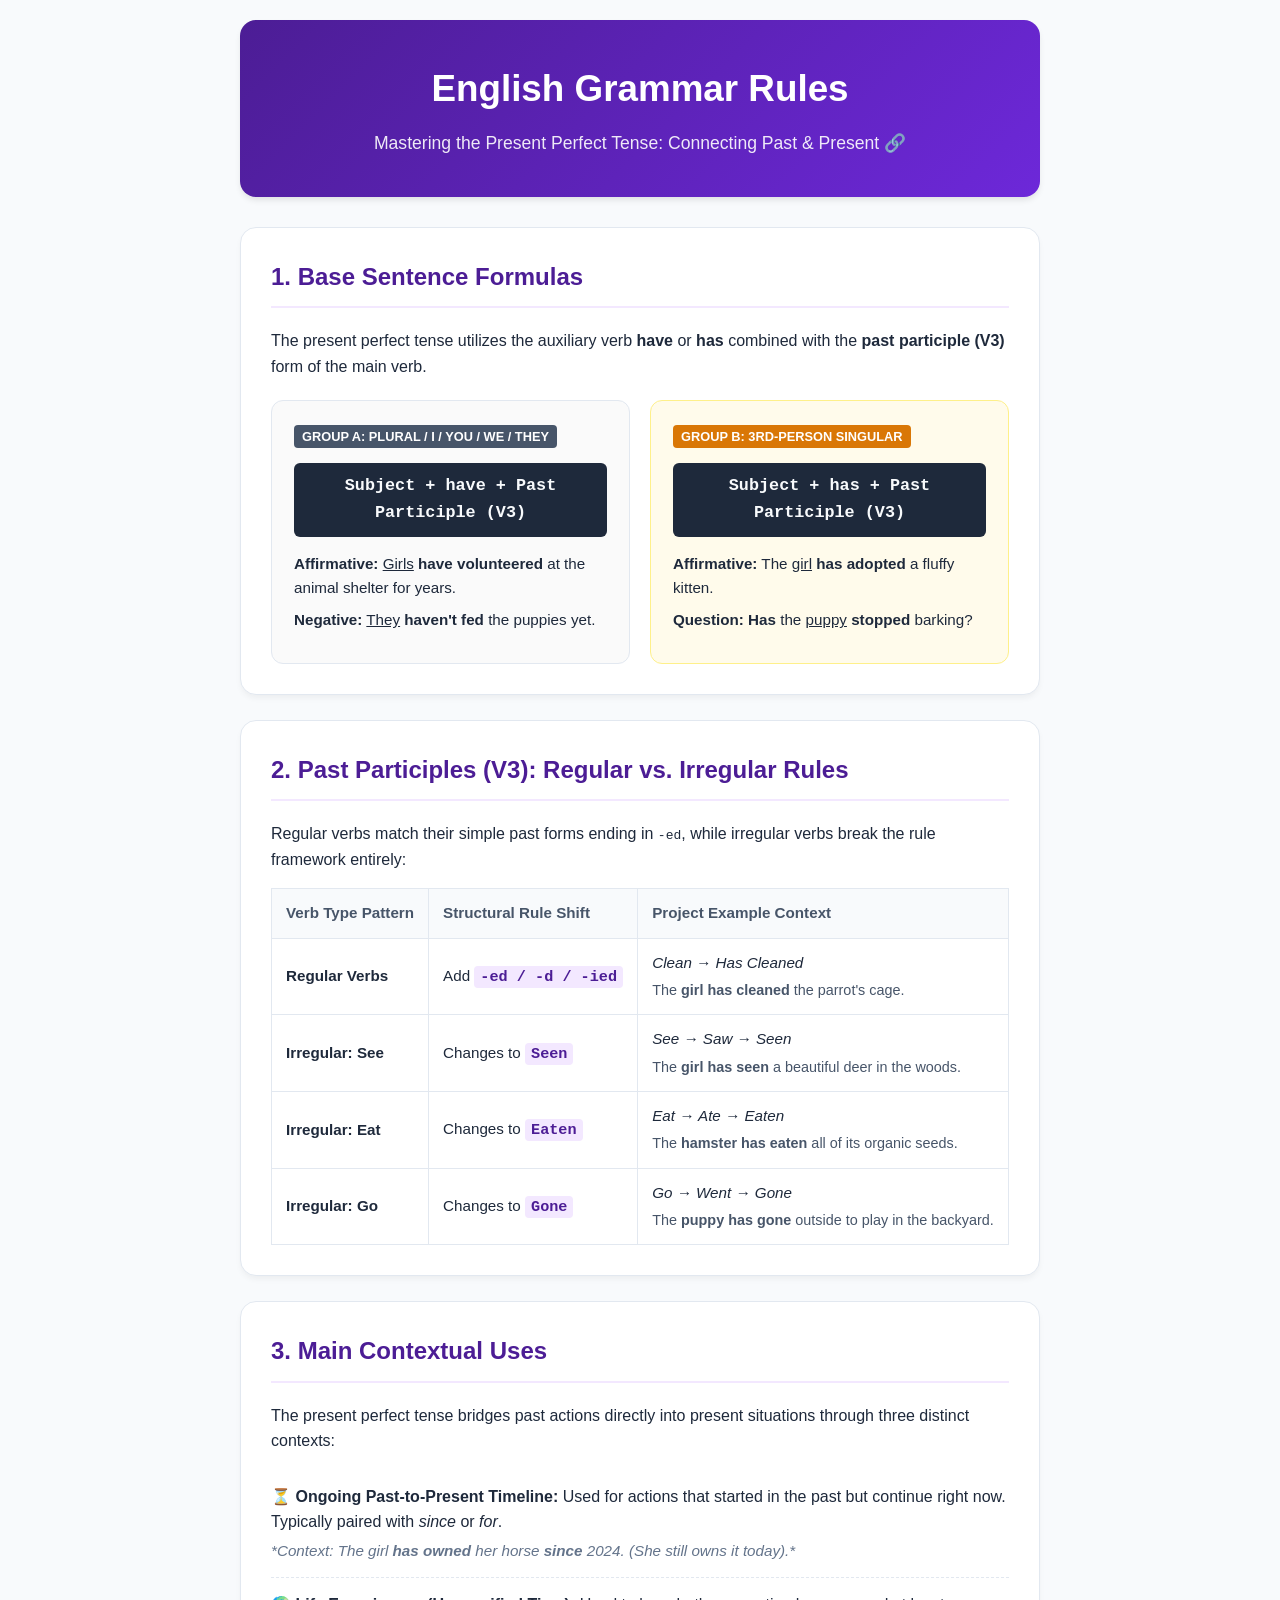
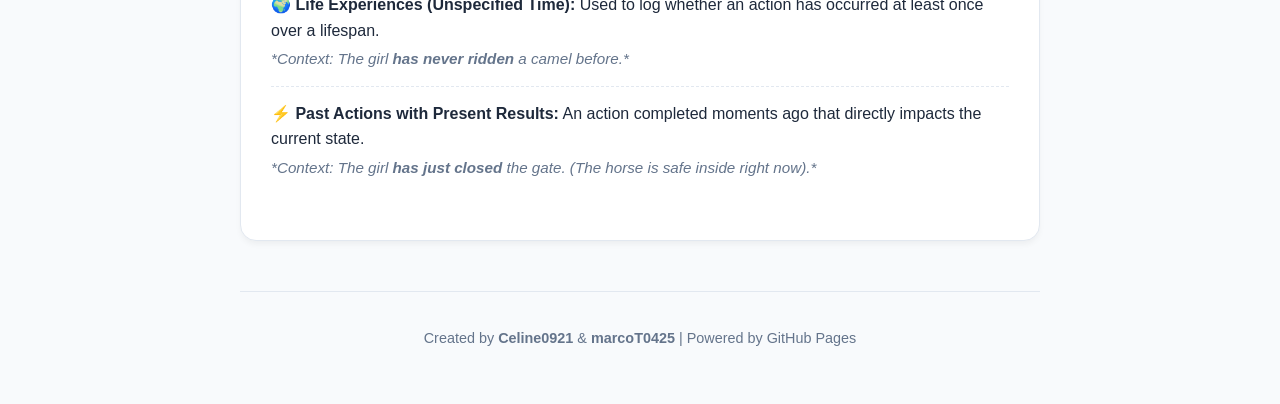
<file: Present perfect tense/index.html>
<!DOCTYPE html>
<html lang="en">
<head>
    <meta charset="UTF-8">
    <meta name="viewport" content="width=device-width, initial-scale=1.0">
    <title>English Grammar Guide: Present Perfect Tense</title>
    <link rel="stylesheet" href="style.css">
</head>
<body class="theme-grammar-page">

<div class="container">

    <header class="theme-purple">
        <h1>English Grammar Rules</h1>
        <p class="subtitle">Mastering the Present Perfect Tense: Connecting Past & Present 🔗</p>
    </header>

    <div class="card">
        <h2>1. Base Sentence Formulas</h2>
        <p>The present perfect tense utilizes the auxiliary verb <strong>have</strong> or <strong>has</strong> combined with the <strong>past participle (V3)</strong> form of the main verb.</p>
        
        <div class="split-layout">
            <div class="split-column formula-container">
                <span class="formula-badge badge-plural">Group A: Plural / I / You / We / They</span>
                <div class="syntax-box">Subject + have + Past Participle (V3)</div>
                <p class="example-text"><strong>Affirmative:</strong> <u>Girls</u> <strong>have volunteered</strong> at the animal shelter for years.</p>
                <p class="example-text"><strong>Negative:</strong> <u>They</u> <strong>haven't fed</strong> the puppies yet.</p>
            </div>
            
            <div class="split-column formula-container highlighted-column">
                <span class="formula-badge badge-singular">Group B: 3rd-Person Singular</span>
                <div class="syntax-box">Subject + has + Past Participle (V3)</div>
                <p class="example-text"><strong>Affirmative:</strong> The <u>girl</u> <strong>has adopted</strong> a fluffy kitten.</p>
                <p class="example-text"><strong>Question:</strong> <strong>Has</strong> the <u>puppy</u> <strong>stopped</strong> barking?</p>
            </div>
        </div>
    </div>

    <div class="card">
        <h2>2. Past Participles (V3): Regular vs. Irregular Rules</h2>
        <p>Regular verbs match their simple past forms ending in <code>-ed</code>, while irregular verbs break the rule framework entirely:</p>
        
        <table>
            <thead>
                <tr>
                    <th>Verb Type Pattern</th>
                    <th>Structural Rule Shift</th>
                    <th>Project Example Context</th>
                </tr>
            </thead>
            <tbody>
                <tr>
                    <td><strong>Regular Verbs</strong></td>
                    <td>Add <span class="syntax-suffix">-ed / -d / -ied</span></td>
                    <td><em>Clean &rarr; Has Cleaned</em><br><span class="table-example">The <strong>girl has cleaned</strong> the parrot's cage.</span></td>
                </tr>
                <tr>
                    <td><strong>Irregular: See</strong></td>
                    <td>Changes to <span class="syntax-suffix">Seen</span></td>
                    <td><em>See &rarr; Saw &rarr; Seen</em><br><span class="table-example">The <strong>girl has seen</strong> a beautiful deer in the woods.</span></td>
                </tr>
                <tr>
                    <td><strong>Irregular: Eat</strong></td>
                    <td>Changes to <span class="syntax-suffix">Eaten</span></td>
                    <td><em>Eat &rarr; Ate &rarr; Eaten</em><br><span class="table-example">The <strong>hamster has eaten</strong> all of its organic seeds.</span></td>
                </tr>
                <tr>
                    <td><strong>Irregular: Go</strong></td>
                    <td>Changes to <span class="syntax-suffix">Gone</span></td>
                    <td><em>Go &rarr; Went &rarr; Gone</em><br><span class="table-example">The <strong>puppy has gone</strong> outside to play in the backyard.</span></td>
                </tr>
            </tbody>
        </table>
    </div>

    <div class="card">
        <h2>3. Main Contextual Uses</h2>
        <p>The present perfect tense bridges past actions directly into present situations through three distinct contexts:</p>
        
        <ul class="usage-block-list">
            <li>
                <strong>⏳ Ongoing Past-to-Present Timeline:</strong> 
                Used for actions that started in the past but continue right now. Typically paired with <em>since</em> or <em>for</em>.
                <p class="context-example"><em>*Context: The girl <strong>has owned</strong> her horse <strong>since</strong> 2024. (She still owns it today).*</em></p>
            </li>
            <li>
                <strong>🌍 Life Experiences (Unspecified Time):</strong> 
                Used to log whether an action has occurred at least once over a lifespan.
                <p class="context-example"><em>*Context: The girl <strong>has never ridden</strong> a camel before.*</em></p>
            </li>
            <li>
                <strong>⚡ Past Actions with Present Results:</strong> 
                An action completed moments ago that directly impacts the current state.
                <p class="context-example"><em>*Context: The girl <strong>has just closed</strong> the gate. (The horse is safe inside right now).*</em></p>
            </li>
        </ul>
    </div>

    <footer>
        <p>Created by <strong>Celine0921</strong> & <strong>marcoT0425</strong> | Powered by GitHub Pages</p>
    </footer>

</div>

</body>
</html>
</file>
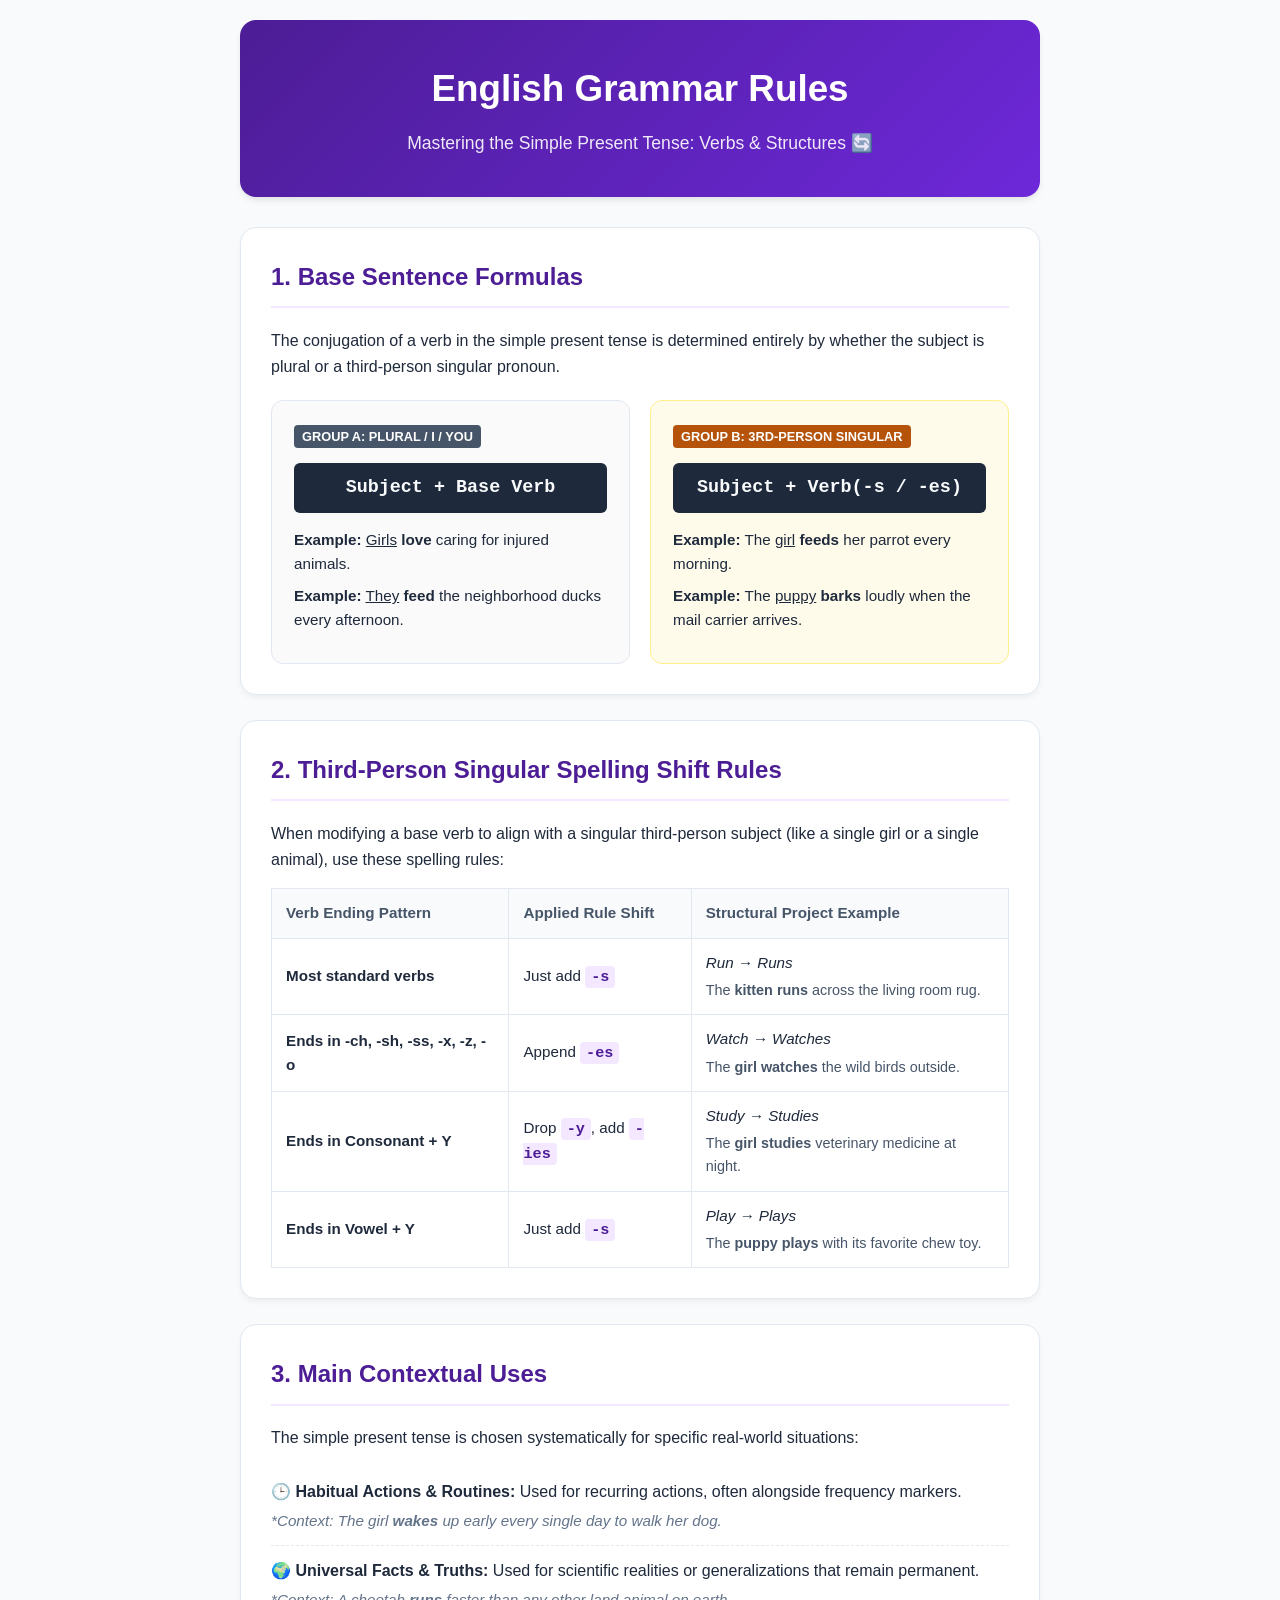
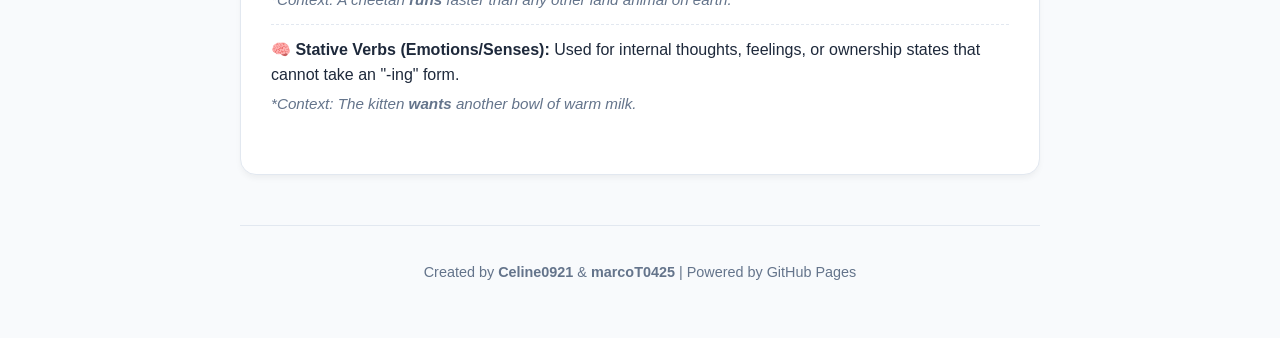
<file: Simple present tense/index.html>
<!DOCTYPE html>
<html lang="en">
<head>
    <meta charset="UTF-8">
    <meta name="viewport" content="width=device-width, initial-scale=1.0">
    <title>English Grammar Guide: Simple Present Tense</title>
    <link rel="stylesheet" href="style.css">
</head>
<body class="theme-grammar-page">

<div class="container">

    <header class="theme-purple">
        <h1>English Grammar Rules</h1>
        <p class="subtitle">Mastering the Simple Present Tense: Verbs & Structures 🔄</p>
    </header>

    <div class="card">
        <h2>1. Base Sentence Formulas</h2>
        <p>The conjugation of a verb in the simple present tense is determined entirely by whether the subject is plural or a third-person singular pronoun.</p>
        
        <div class="split-layout">
            <div class="split-column formula-container">
                <span class="formula-badge badge-plural">Group A: Plural / I / You</span>
                <div class="syntax-box">Subject + Base Verb</div>
                <p class="example-text"><strong>Example:</strong> <u>Girls</u> <strong>love</strong> caring for injured animals.</p>
                <p class="example-text"><strong>Example:</strong> <u>They</u> <strong>feed</strong> the neighborhood ducks every afternoon.</p>
            </div>
            
            <div class="split-column formula-container highlighted-column">
                <span class="formula-badge badge-singular">Group B: 3rd-Person Singular</span>
                <div class="syntax-box">Subject + Verb(-s / -es)</div>
                <p class="example-text"><strong>Example:</strong> The <u>girl</u> <strong>feeds</strong> her parrot every morning.</p>
                <p class="example-text"><strong>Example:</strong> The <u>puppy</u> <strong>barks</strong> loudly when the mail carrier arrives.</p>
            </div>
        </div>
    </div>

    <div class="card">
        <h2>2. Third-Person Singular Spelling Shift Rules</h2>
        <p>When modifying a base verb to align with a singular third-person subject (like a single girl or a single animal), use these spelling rules:</p>
        
        <table>
            <thead>
                <tr>
                    <th>Verb Ending Pattern</th>
                    <th>Applied Rule Shift</th>
                    <th>Structural Project Example</th>
                </tr>
            </thead>
            <tbody>
                <tr>
                    <td><strong>Most standard verbs</strong></td>
                    <td>Just add <span class="syntax-suffix">-s</span></td>
                    <td><em>Run &rarr; Runs</em><br><span class="table-example">The <strong>kitten runs</strong> across the living room rug.</span></td>
                </tr>
                <tr>
                    <td><strong>Ends in -ch, -sh, -ss, -x, -z, -o</strong></td>
                    <td>Append <span class="syntax-suffix">-es</span></td>
                    <td><em>Watch &rarr; Watches</em><br><span class="table-example">The <strong>girl watches</strong> the wild birds outside.</span></td>
                </tr>
                <tr>
                    <td><strong>Ends in Consonant + Y</strong></td>
                    <td>Drop <span class="syntax-suffix">-y</span>, add <span class="syntax-suffix">-ies</span></td>
                    <td><em>Study &rarr; Studies</em><br><span class="table-example">The <strong>girl studies</strong> veterinary medicine at night.</span></td>
                </tr>
                <tr>
                    <td><strong>Ends in Vowel + Y</strong></td>
                    <td>Just add <span class="syntax-suffix">-s</span></td>
                    <td><em>Play &rarr; Plays</em><br><span class="table-example">The <strong>puppy plays</strong> with its favorite chew toy.</span></td>
                </tr>
            </tbody>
        </table>
    </div>

    <div class="card">
        <h2>3. Main Contextual Uses</h2>
        <p>The simple present tense is chosen systematically for specific real-world situations:</p>
        
        <ul class="usage-block-list">
            <li>
                <strong>🕒 Habitual Actions & Routines:</strong> 
                Used for recurring actions, often alongside frequency markers.
                <p class="context-example"><em>*Context: The girl <strong>wakes</strong> up early every single day to walk her dog.</em></p>
            </li>
            <li>
                <strong>🌍 Universal Facts & Truths:</strong> 
                Used for scientific realities or generalizations that remain permanent.
                <p class="context-example"><em>*Context: A cheetah <strong>runs</strong> faster than any other land animal on earth.</em></p>
            </li>
            <li>
                <strong>🧠 Stative Verbs (Emotions/Senses):</strong> 
                Used for internal thoughts, feelings, or ownership states that cannot take an "-ing" form.
                <p class="context-example"><em>*Context: The kitten <strong>wants</strong> another bowl of warm milk.</em></p>
            </li>
        </ul>
    </div>

    <footer>
        <p>Created by <strong>Celine0921</strong> & <strong>marcoT0425</strong> | Powered by GitHub Pages</p>
    </footer>

</div>

</body>
</html>
</file>
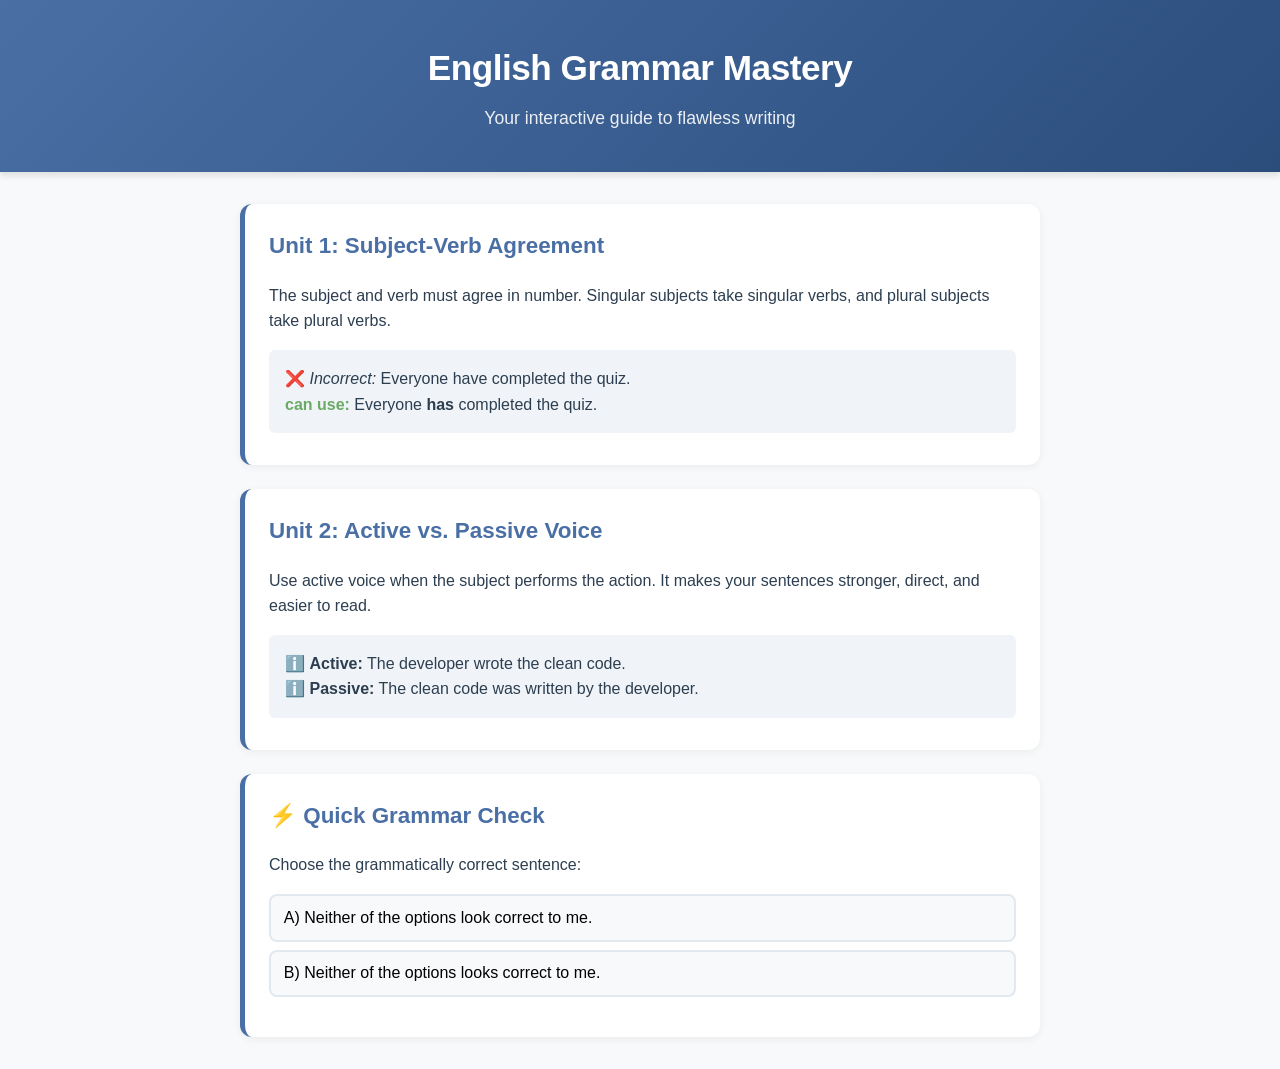
<file: Subject-verb agreement, active and passive voice.html>
<!DOCTYPE html>
<html lang="en">
<head>
    <meta charset="UTF-8">
    <meta name="viewport" content="width=device-width, initial-scale=1.0">
    <title>Celine's English Grammar Hub</title>
    <style>
        /* Modern styling designed to look great on iPads and mobile screens */
        :root {
            --primary: #4a6fa5;
            --secondary: #13c2c2;
            --dark: #2c3e50;
            --light: #f8f9fa;
            --success: #6aaa64;
        }

        body {
            font-family: -apple-system, BlinkMacSystemFont, "Segoe UI", Roboto, Helvetica, Arial, sans-serif;
            line-height: 1.6;
            margin: 0;
            padding: 0;
            background-color: var(--light);
            color: var(--dark);
        }

        header {
            background: linear-gradient(135deg, var(--primary), #2a4d7c);
            color: white;
            text-align: center;
            padding: 2.5rem 1rem;
            box-shadow: 0 4px 6px rgba(0,0,0,0.1);
        }

        header h1 {
            margin: 0;
            font-size: 2.2rem;
            letter-spacing: -0.5px;
        }

        header p {
            margin: 0.5rem 0 0;
            opacity: 0.9;
            font-size: 1.1rem;
        }

        main {
            max-width: 800px;
            margin: 2rem auto;
            padding: 0 1.5rem;
        }

        .card {
            background: white;
            border-radius: 12px;
            padding: 1.5rem;
            margin-bottom: 1.5rem;
            box-shadow: 0 2px 8px rgba(0,0,0,0.06);
            border-left: 5px solid var(--primary);
        }

        .card h2 {
            margin-top: 0;
            color: var(--primary);
            font-size: 1.4rem;
        }

        .example-box {
            background-color: #f0f4f8;
            border-radius: 6px;
            padding: 1rem;
            margin: 0.5rem 0;
        }

        .correct {
            color: var(--success);
            font-weight: bold;
        }

        .quiz-option {
            display: block;
            width: 100%;
            padding: 0.8rem;
            margin: 0.5rem 0;
            background: var(--light);
            border: 2px solid #e2e8f0;
            border-radius: 8px;
            text-align: left;
            font-size: 1rem;
            cursor: pointer;
            transition: all 0.2s;
        }

        .quiz-option:hover {
            border-color: var(--primary);
            background: #eef2f7;
        }

        #feedback {
            margin-top: 1rem;
            font-weight: bold;
            font-size: 1.1rem;
        }
    </style>
</head>
<body>

    <header>
        <h1>English Grammar Mastery</h1>
        <p>Your interactive guide to flawless writing</p>
    </header>

    <main>
        <!-- Lesson Unit 1 -->
        <div class="card">
            <h2>Unit 1: Subject-Verb Agreement</h2>
            <p>The subject and verb must agree in number. Singular subjects take singular verbs, and plural subjects take plural verbs.</p>
            <div class="example-box">
                ❌ <em>Incorrect:</em> Everyone have completed the quiz.<br>
                <span class="correct"> can use:</span> Everyone <strong>has</strong> completed the quiz.
            </div>
        </div>

        <!-- Lesson Unit 2 -->
        <div class="card">
            <h2>Unit 2: Active vs. Passive Voice</h2>
            <p>Use active voice when the subject performs the action. It makes your sentences stronger, direct, and easier to read.</p>
            <div class="example-box">
                ℹ️ <strong>Active:</strong> The developer wrote the clean code.<br>
                ℹ️ <strong>Passive:</strong> The clean code was written by the developer.
            </div>
        </div>

        <!-- Interactive Practice Challenge -->
        <div class="card">
            <h2>⚡ Quick Grammar Check</h2>
            <p>Choose the grammatically correct sentence:</p>
            
            <button class="quiz-option" onclick="checkAnswer(false)">A) Neither of the options look correct to me.</button>
            <button class="quiz-option" onclick="checkAnswer(true)">B) Neither of the options looks correct to me.</button>
            
            <div id="feedback"></div>
        </div>
    </main>

    <script>
        // Simple interactive script for the quiz
        function checkAnswer(isCorrect) {
            const feedback = document.getElementById('feedback');
            if (isCorrect) {
                feedback.innerHTML = "🎉 Excellent! 'Neither' is singular, so it takes the singular verb 'looks'.";
                feedback.style.color = "#6aaa64";
            } else {
                feedback.innerHTML = "❌ Try again! Hint: Focus on the pronoun 'Neither'.";
                feedback.style.color = "#e74c3c";
            }
        }
    </script>

</body>
</html>
</file>
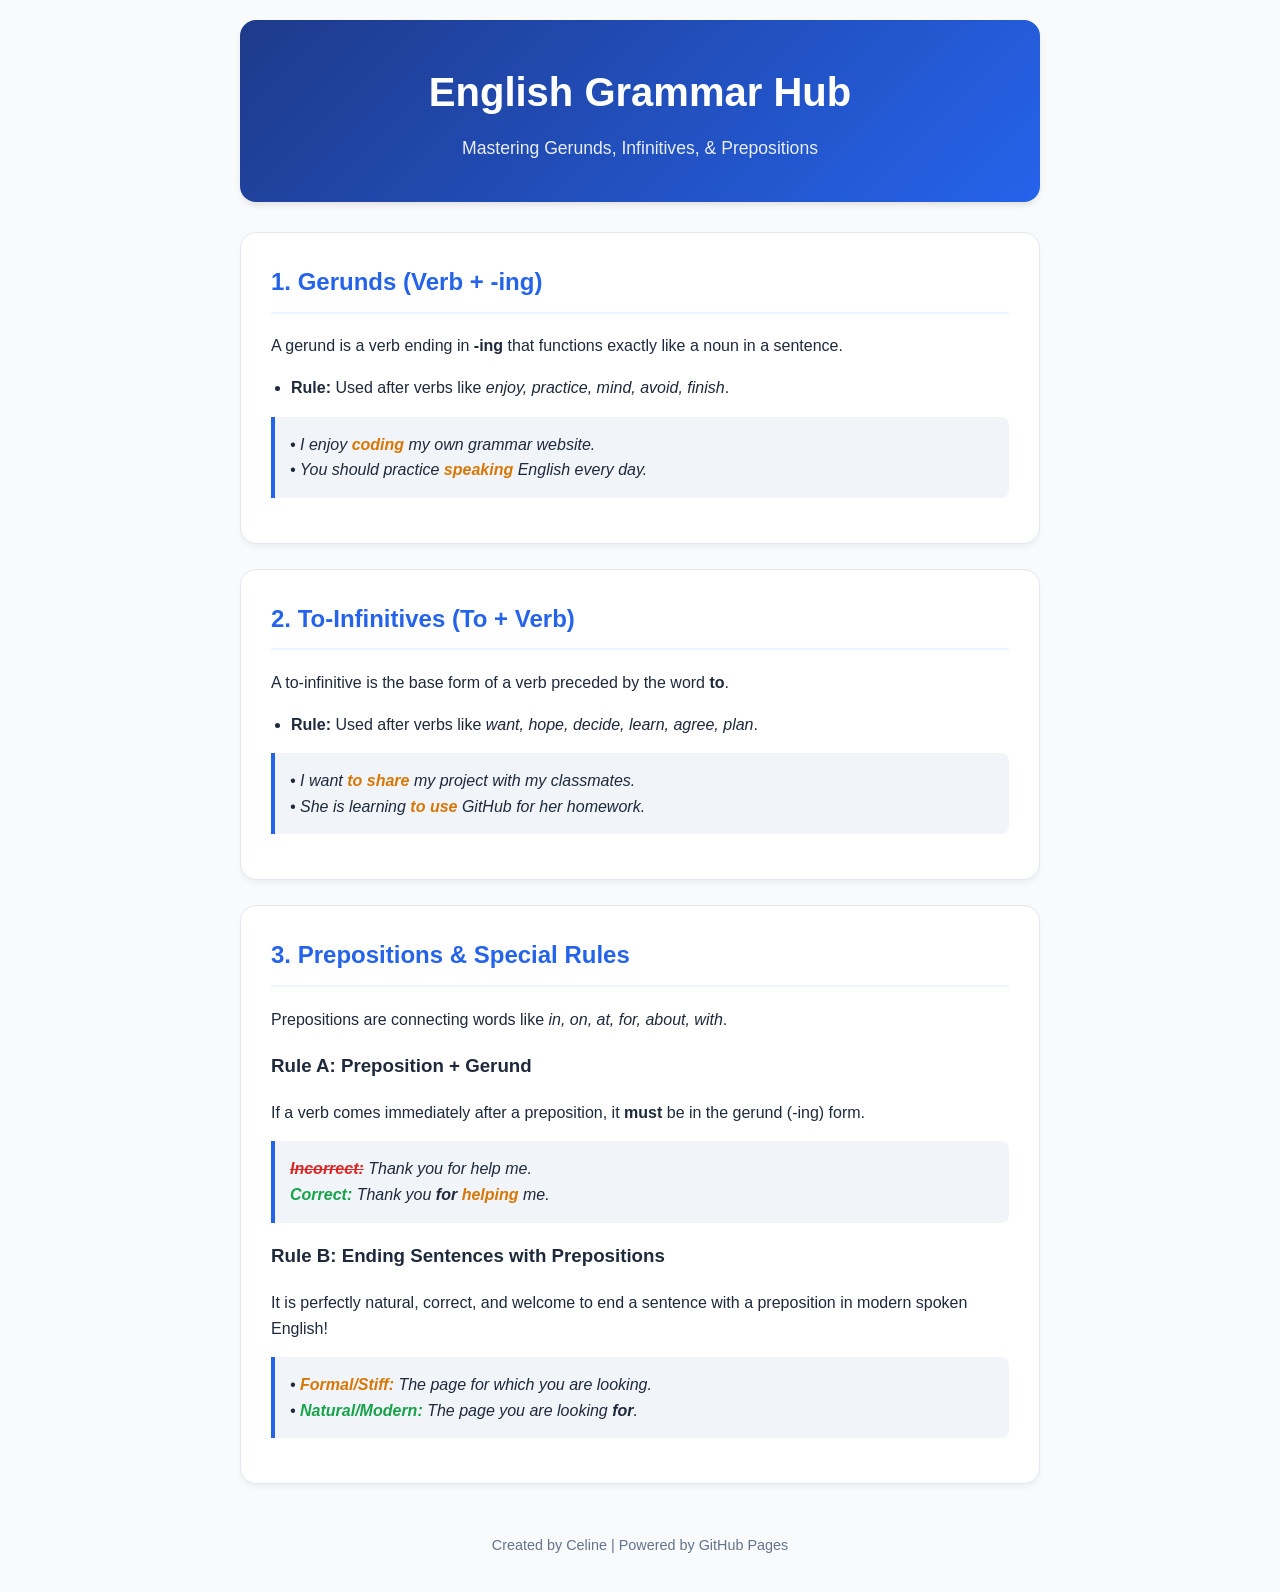
<file: Gerunds, to-infinitives and prepositions/Gerunds, to-infinitives and prepositions.html>
<!DOCTYPE html>
<html lang="en">
<head>
    <meta charset="UTF-8">
    <meta name="viewport" content="width=device-width, initial-scale=1.0">
    <title>English Grammar Hub</title>
    <style>
        :root {
            --primary: #2563eb;
            --bg: #f8fafc;
            --card-bg: #ffffff;
            --text: #1e293b;
            --accent: #0f172a;
        }

        body {
            font-family: "Campton", -apple-system, BlinkMacSystemFont, "Segoe UI", Roboto, sans-serif;
            background-color: var(--bg);
            color: var(--text);
            line-height: 1.6;
            margin: 0;
            padding: 20px;
        }

        .container {
            max-width: 800px;
            margin: 0 auto;
        }

        header {
            text-align: center;
            padding: 40px 0;
            background: linear-gradient(135deg, #1e3a8a, #2563eb);
            color: white;
            border-radius: 16px;
            margin-bottom: 30px;
            box-shadow: 0 4px 6px -1px rgba(0, 0, 0, 0.1);
        }

        h1 { margin: 0; font-size: 2.5rem; }
        p.subtitle { margin: 10px 0 0 0; opacity: 0.9; font-size: 1.1rem; }

        .card {
            background: var(--card-bg);
            padding: 30px;
            border-radius: 16px;
            margin-bottom: 25px;
            box-shadow: 0 4px 6px -1px rgba(0, 0, 0, 0.05);
            border: 1px solid #e2e8f0;
        }

        h2 {
            color: var(--primary);
            margin-top: 0;
            border-bottom: 2px solid #eff6ff;
            padding-bottom: 10px;
        }

        ul { padding-left: 20px; }
        li { margin-bottom: 10px; }

        .example-box {
            background-color: #f1f5f9;
            border-left: 4px solid var(--primary);
            padding: 15px;
            border-radius: 0 8px 8px 0;
            margin: 15px 0;
            font-style: italic;
        }

        .highlight {
            color: #d97706;
            font-weight: bold;
        }

        .correct { color: #16a34a; font-weight: bold; }
        .incorrect { color: #dc2626; font-weight: bold; text-decoration: line-through; }

        footer {
            text-align: center;
            margin-top: 50px;
            color: #64748b;
            font-size: 0.9rem;
        }
    </style>
</head>
<body>

<div class="container">

    <header>
        <h1>English Grammar Hub</h1>
        <p class="subtitle">Mastering Gerunds, Infinitives, & Prepositions</p>
    </header>

    <!-- SECTION 1: GERUNDS -->
    <div class="card">
        <h2>1. Gerunds (Verb + -ing)</h2>
        <p>A gerund is a verb ending in <strong>-ing</strong> that functions exactly like a noun in a sentence.</p>
        <ul>
            <li><strong>Rule:</strong> Used after verbs like <em>enjoy, practice, mind, avoid, finish</em>.</li>
        </ul>
        <div class="example-box">
            • I enjoy <span class="highlight">coding</span> my own grammar website.<br>
            • You should practice <span class="highlight">speaking</span> English every day.
        </div>
    </div>

    <!-- SECTION 2: INFINITIVES -->
    <div class="card">
        <h2>2. To-Infinitives (To + Verb)</h2>
        <p>A to-infinitive is the base form of a verb preceded by the word <strong>to</strong>.</p>
        <ul>
            <li><strong>Rule:</strong> Used after verbs like <em>want, hope, decide, learn, agree, plan</em>.</li>
        </ul>
        <div class="example-box">
            • I want <span class="highlight">to share</span> my project with my classmates.<br>
            • She is learning <span class="highlight">to use</span> GitHub for her homework.
        </div>
    </div>

    <!-- SECTION 3: PREPOSITIONS -->
    <div class="card">
        <h2>3. Prepositions & Special Rules</h2>
        <p>Prepositions are connecting words like <em>in, on, at, for, about, with</em>.</p>
        
        <h3>Rule A: Preposition + Gerund</h3>
        <p>If a verb comes immediately after a preposition, it <strong>must</strong> be in the gerund (-ing) form.</p>
        <div class="example-box">
            <span class="incorrect">Incorrect:</span> Thank you for help me.<br>
            <span class="correct">Correct:</span> Thank you <strong>for</strong> <span class="highlight">helping</span> me.
        </div>

        <h3>Rule B: Ending Sentences with Prepositions</h3>
        <p>It is perfectly natural, correct, and welcome to end a sentence with a preposition in modern spoken English!</p>
        <div class="example-box">
            • <span class="highlight">Formal/Stiff:</span> The page for which you are looking.<br>
            • <span class="correct">Natural/Modern:</span> The page you are looking <strong>for</strong>.
        </div>
    </div>

    <footer>
        <p>Created by Celine | Powered by GitHub Pages</p>
    </footer>

</div>

</body>
</html>
</file>
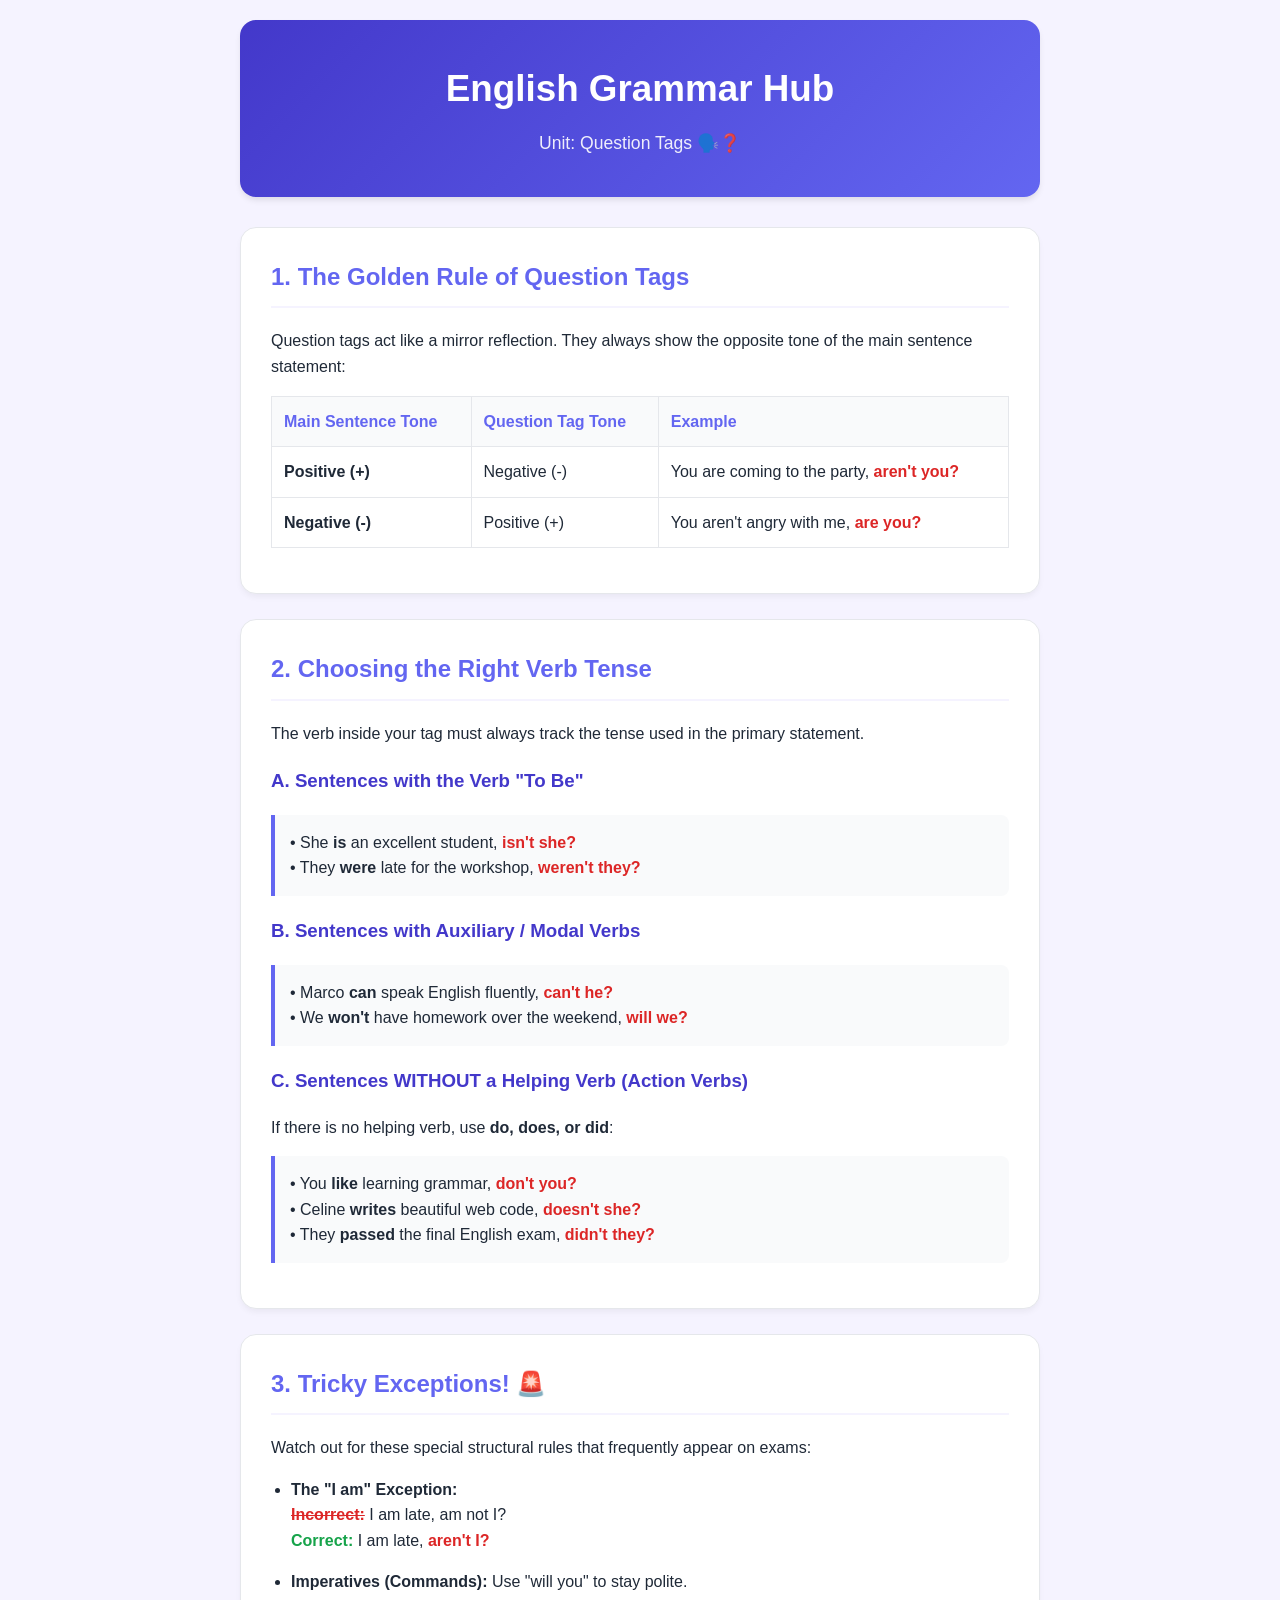
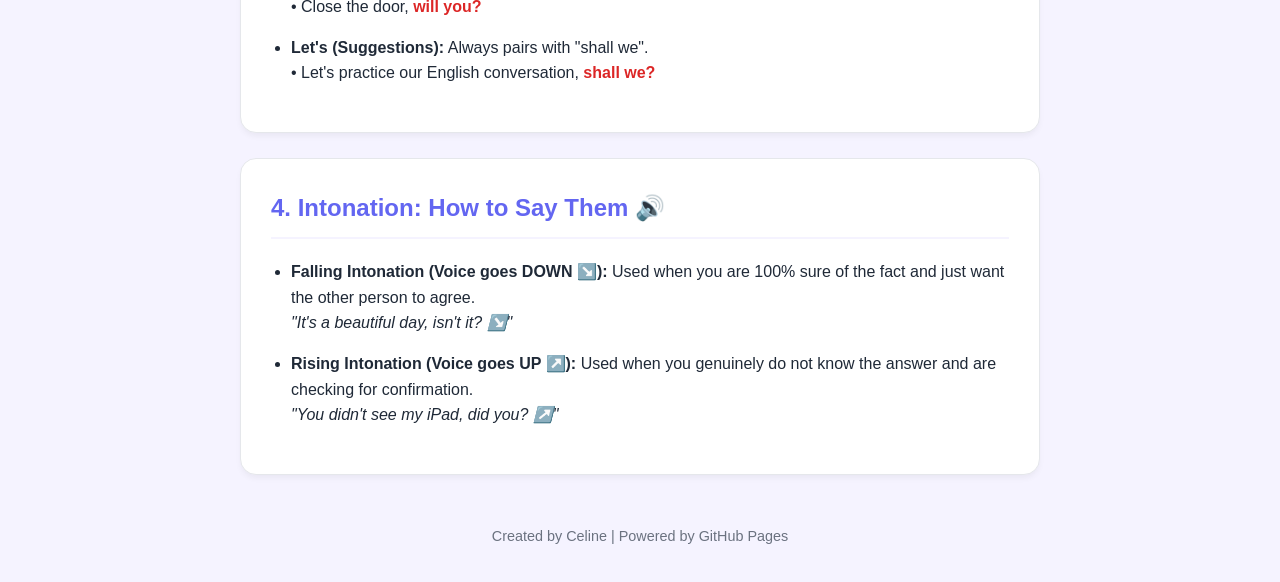
<file: Question tags/Question tags.html>
<!DOCTYPE html>
<html lang="en">
<head>
    <meta charset="UTF-8">
    <meta name="viewport" content="width=device-width, initial-scale=1.0">
    <title>Grammar Hub: Question Tags</title>
    <style>
        :root {
            --primary: #6366f1; /* A sleek indigo purple for this unit */
            --bg: #f5f3ff;
            --card-bg: #ffffff;
            --text: #1f2937;
        }

        body {
            font-family: -apple-system, BlinkMacSystemFont, "Segoe UI", Roboto, sans-serif;
            background-color: var(--bg);
            color: var(--text);
            line-height: 1.6;
            margin: 0;
            padding: 20px;
        }

        .container {
            max-width: 800px;
            margin: 0 auto;
        }

        header {
            text-align: center;
            padding: 40px 0;
            background: linear-gradient(135deg, #4338ca, #6366f1);
            color: white;
            border-radius: 16px;
            margin-bottom: 30px;
            box-shadow: 0 4px 6px -1px rgba(0, 0, 0, 0.1);
        }

        h1 { margin: 0; font-size: 2.3rem; }
        p.subtitle { margin: 10px 0 0 0; opacity: 0.9; font-size: 1.1rem; }

        .card {
            background: var(--card-bg);
            padding: 30px;
            border-radius: 16px;
            margin-bottom: 25px;
            box-shadow: 0 4px 6px -1px rgba(0, 0, 0, 0.05);
            border: 1px solid #e5e7eb;
        }

        h2 {
            color: var(--primary);
            margin-top: 0;
            border-bottom: 2px solid #f5f3ff;
            padding-bottom: 10px;
        }

        h3 {
            color: #4338ca;
            margin-top: 20px;
        }

        /* Table Styling */
        table {
            width: 100%;
            border-collapse: collapse;
            margin: 15px 0;
        }

        th, td {
            border: 1px solid #e5e7eb;
            padding: 12px;
            text-align: left;
        }

        th {
            background-color: #f9fafb;
            color: var(--primary);
        }

        ul { padding-left: 20px; }
        li { margin-bottom: 10px; }

        .example-box {
            background-color: #f9fafb;
            border-left: 4px solid var(--primary);
            padding: 15px;
            border-radius: 0 8px 8px 0;
            margin: 15px 0;
        }

        .highlight {
            color: #dc2626;
            font-weight: bold;
        }

        .correct { color: #16a34a; font-weight: bold; }
        .incorrect { color: #dc2626; font-weight: bold; text-decoration: line-through; }

        footer {
            text-align: center;
            margin-top: 50px;
            color: #6b7280;
            font-size: 0.9rem;
        }
    </style>
</head>
<body>

<div class="container">

    <header>
        <h1>English Grammar Hub</h1>
        <p class="subtitle">Unit: Question Tags 🗣️❓</p>
    </header>

    <!-- SECTION 1: THE GOLDEN RULE -->
    <div class="card">
        <h2>1. The Golden Rule of Question Tags</h2>
        <p>Question tags act like a mirror reflection. They always show the opposite tone of the main sentence statement:</p>
        
        <table>
            <thead>
                <tr>
                    <th>Main Sentence Tone</th>
                    <th>Question Tag Tone</th>
                    <th>Example</th>
                </tr>
            </thead>
            <tbody>
                <tr>
                    <td><strong>Positive (+)</strong></td>
                    <td>Negative (-)</td>
                    <td>You are coming to the party, <span class="highlight">aren't you?</span></td>
                </tr>
                <tr>
                    <td><strong>Negative (-)</strong></td>
                    <td>Positive (+)</td>
                    <td>You aren't angry with me, <span class="highlight">are you?</span></td>
                </tr>
            </tbody>
        </table>
    </div>

    <!-- SECTION 2: VERB TENSES -->
    <div class="card">
        <h2>2. Choosing the Right Verb Tense</h2>
        <p>The verb inside your tag must always track the tense used in the primary statement.</p>
        
        <h3>A. Sentences with the Verb "To Be"</h3>
        <div class="example-box">
            • She <strong>is</strong> an excellent student, <span class="highlight">isn't she?</span><br>
            • They <strong>were</strong> late for the workshop, <span class="highlight">weren't they?</span>
        </div>

        <h3>B. Sentences with Auxiliary / Modal Verbs</h3>
        <div class="example-box">
            • Marco <strong>can</strong> speak English fluently, <span class="highlight">can't he?</span><br>
            • We <strong>won't</strong> have homework over the weekend, <span class="highlight">will we?</span>
        </div>

        <h3>C. Sentences WITHOUT a Helping Verb (Action Verbs)</h3>
        <p>If there is no helping verb, use <strong>do, does, or did</strong>:</p>
        <div class="example-box">
            • You <strong>like</strong> learning grammar, <span class="highlight">don't you?</span><br>
            • Celine <strong>writes</strong> beautiful web code, <span class="highlight">doesn't she?</span><br>
            • They <strong>passed</strong> the final English exam, <span class="highlight">didn't they?</span>
        </div>
    </div>

    <!-- SECTION 3: TRICKY EXCEPTIONS -->
    <div class="card">
        <h2>3. Tricky Exceptions! 🚨</h2>
        <p>Watch out for these special structural rules that frequently appear on exams:</p>
        
        <ul>
            <li><strong>The "I am" Exception:</strong> 
                <br><span class="incorrect">Incorrect:</span> I am late, am not I? 
                <br><span class="correct">Correct:</span> I am late, <span class="highlight">aren't I?</span>
            </li>
            <li style="margin-top: 15px;"><strong>Imperatives (Commands):</strong> Use "will you" to stay polite.
                <br>• Close the door, <span class="highlight">will you?</span>
            </li>
            <li style="margin-top: 15px;"><strong>Let's (Suggestions):</strong> Always pairs with "shall we".
                <br>• Let's practice our English conversation, <span class="highlight">shall we?</span>
            </li>
        </ul>
    </div>

    <!-- SECTION 4: INTONATION -->
    <div class="card">
        <h2>4. Intonation: How to Say Them 🔊</h2>
        <ul>
            <li><strong>Falling Intonation (Voice goes DOWN ↘️):</strong> Used when you are 100% sure of the fact and just want the other person to agree.
                <br><em>"It's a beautiful day, isn't it? ↘️"</em>
            </li>
            <li style="margin-top: 15px;"><strong>Rising Intonation (Voice goes UP ↗️):</strong> Used when you genuinely do not know the answer and are checking for confirmation.
                <br><em>"You didn't see my iPad, did you? ↗️"</em>
            </li>
        </ul>
    </div>

    <footer>
        <p>Created by Celine | Powered by GitHub Pages</p>
    </footer>

</div>

</body>
</html>
</file>
<file: Present perfect tense/style.css>
/* --- GRAMMAR COMPONENT STYLING BLUEPRINT --- */

:root {
    /* --- MASTER PURPLE DESIGN PALETTE --- */
    --primary-purple: #6d28d9;
    --header-purple-dark: #4c1d95;
    --accent-purple-light: #f3e8ff;
    
    /* --- STRUCTURAL INDICATORS --- */
    --color-plural: #475569;
    --color-singular: #b45309;
    --bg-highlight-column: #fef08a1a;
    
    /* --- CORE STRUCTURE --- */
    --bg-page: #f8fafc;
    --bg-card: #ffffff;
    --text-main: #1e293b;
    --border-gray: #e2e8f0;
}

/* --- DOCUMENT LAYOUT --- */
body {
    font-family: -apple-system, BlinkMacSystemFont, "Segoe UI", Roboto, sans-serif;
    background-color: var(--bg-page);
    color: var(--text-main);
    line-height: 1.6;
    margin: 0;
    padding: 20px;
}

.container {
    max-width: 800px;
    margin: 0 auto;
}

/* --- BANNER HEADER --- */
header.theme-purple {
    text-align: center;
    padding: 40px 15px;
    background: linear-gradient(135deg, var(--header-purple-dark), var(--primary-purple));
    color: white;
    border-radius: 16px;
    margin-bottom: 30px;
    box-shadow: 0 4px 6px -1px rgba(0, 0, 0, 0.1);
}

h1 { margin: 0; font-size: 2.3rem; }
p.subtitle { margin: 10px 0 0 0; opacity: 0.9; font-size: 1.1rem; }

/* --- CARD DISPLAY --- */
.card {
    background: var(--bg-card);
    padding: 30px;
    border-radius: 16px;
    margin-bottom: 25px;
    box-shadow: 0 4px 6px -1px rgba(0, 0, 0, 0.05);
    border: 1px solid var(--border-gray);
}

h2 { 
    color: var(--header-purple-dark); 
    border-bottom: 2px solid var(--accent-purple-light);
    margin-top: 0;
    padding-bottom: 10px;
    font-size: 1.5rem;
}

/* --- FLEXBOX SPLIT FORMULA BLOCKS --- */
.split-layout {
    display: flex;
    gap: 20px;
    margin-top: 20px;
}

.formula-container {
    flex: 1;
    background-color: #fafafa;
    padding: 22px;
    border-radius: 12px;
    border: 1px solid var(--border-gray);
    position: relative;
}

.highlighted-column {
    background-color: #fffbeb;
    border-color: #fef08a;
}

.formula-badge {
    font-size: 0.8rem;
    text-transform: uppercase;
    font-weight: bold;
    padding: 4px 8px;
    border-radius: 4px;
    color: white;
}
.badge-plural { background-color: var(--color-plural); }
.badge-singular { background-color: #d97706; }

.syntax-box {
    font-family: monospace;
    font-size: 1.05rem;
    background-color: #1e293b;
    color: #f8fafc;
    padding: 10px;
    border-radius: 6px;
    margin: 15px 0;
    text-align: center;
    font-weight: bold;
}

/* --- PARTICIPLE SHIFT TABLES --- */
table {
    width: 100%;
    border-collapse: collapse;
    margin-top: 15px;
}

th, td {
    border: 1px solid var(--border-gray);
    padding: 12px 14px;
    text-align: left;
    font-size: 0.95rem;
}

th { background-color: #f8fafc; color: #475569; }

.syntax-suffix {
    background-color: var(--accent-purple-light);
    color: var(--header-purple-dark);
    padding: 2px 6px;
    border-radius: 4px;
    font-family: monospace;
    font-weight: bold;
}

.table-example {
    color: #475569;
    font-size: 0.9rem;
    display: inline-block;
    margin-top: 4px;
}

/* --- LIST CONTEXTS --- */
.usage-block-list {
    list-style-type: none;
    padding: 0;
}

.usage-block-list li {
    padding: 14px 0;
    border-bottom: 1px dashed var(--border-gray);
}

.usage-block-list li:last-child {
    border-bottom: none;
}

.context-example {
    margin: 4px 0 0 0;
    font-size: 0.95rem;
    color: #64748b;
}

.example-text {
    font-size: 0.95rem;
    margin: 8px 0;
}

/* --- COLLABORATOR FOOTER --- */
footer {
    text-align: center;
    margin-top: 50px;
    padding: 20px 0;
    color: #64748b;
    font-size: 0.9rem;
    border-top: 1px solid var(--border-gray);
}
</file>
<file: Simple present tense/style.css>
/* --- GRAMMAR COMPONENT STYLING BLUEPRINT --- */

:root {
    /* --- MASTER PURPLE DESIGN PALETTE --- */
    --primary-purple: #6d28d9;
    --header-purple-dark: #4c1d95;
    --accent-purple-light: #f3e8ff;
    
    /* --- STRUCTURAL INDICATORS --- */
    --color-plural: #475569;
    --color-singular: #b45309;
    --bg-highlight-column: #fffbeb;
    
    /* --- CORE STRUCTURE --- */
    --bg-page: #f8fafc;
    --bg-card: #ffffff;
    --text-main: #1e293b;
    --border-gray: #e2e8f0;
}

/* --- DOCUMENT LAYOUT --- */
body {
    font-family: -apple-system, BlinkMacSystemFont, "Segoe UI", Roboto, sans-serif;
    background-color: var(--bg-page);
    color: var(--text-main);
    line-height: 1.6;
    margin: 0;
    padding: 20px;
}

.container {
    max-width: 800px;
    margin: 0 auto;
}

/* --- BANNER HEADER --- */
header.theme-purple {
    text-align: center;
    padding: 40px 15px;
    background: linear-gradient(135deg, var(--header-purple-dark), var(--primary-purple));
    color: white;
    border-radius: 16px;
    margin-bottom: 30px;
    box-shadow: 0 4px 6px -1px rgba(0, 0, 0, 0.1);
}

h1 { margin: 0; font-size: 2.3rem; }
p.subtitle { margin: 10px 0 0 0; opacity: 0.9; font-size: 1.1rem; }

/* --- CARD DISPLAY --- */
.card {
    background: var(--bg-card);
    padding: 30px;
    border-radius: 16px;
    margin-bottom: 25px;
    box-shadow: 0 4px 6px -1px rgba(0, 0, 0, 0.05);
    border: 1px solid var(--border-gray);
}

h2 { 
    color: var(--header-purple-dark); 
    border-bottom: 2px solid var(--accent-purple-light);
    margin-top: 0;
    padding-bottom: 10px;
    font-size: 1.5rem;
}

/* --- FLEXBOX SPLIT FORMULA BLOCKS --- */
.split-layout {
    display: flex;
    gap: 20px;
    margin-top: 20px;
}

.formula-container {
    flex: 1;
    background-color: #fafafa;
    padding: 22px;
    border-radius: 12px;
    border: 1px solid var(--border-gray);
    position: relative;
}

.highlighted-column {
    background-color: var(--bg-highlight-column);
    border-color: #fef08a;
}

.formula-badge {
    font-size: 0.8rem;
    text-transform: uppercase;
    font-weight: bold;
    padding: 4px 8px;
    border-radius: 4px;
    color: white;
}
.badge-plural { background-color: var(--color-plural); }
.badge-singular { background-color: var(--color-singular); }

.syntax-box {
    font-family: monospace;
    font-size: 1.15rem;
    background-color: #1e293b;
    color: #f8fafc;
    padding: 10px;
    border-radius: 6px;
    margin: 15px 0;
    text-align: center;
    font-weight: bold;
}

/* --- SPELING SHIFT TABLES --- */
table {
    width: 100%;
    border-collapse: collapse;
    margin-top: 15px;
}

th, td {
    border: 1px solid var(--border-gray);
    padding: 12px 14px;
    text-align: left;
    font-size: 0.95rem;
}

th { background-color: #f8fafc; color: #475569; }

.syntax-suffix {
    background-color: var(--accent-purple-light);
    color: var(--header-purple-dark);
    padding: 2px 6px;
    border-radius: 4px;
    font-family: monospace;
    font-weight: bold;
}

.table-example {
    color: #475569;
    font-size: 0.9rem;
    display: inline-block;
    margin-top: 4px;
}

/* --- LIST CONTEXTS --- */
.usage-block-list {
    list-style-type: none;
    padding: 0;
}

.usage-block-list li {
    padding: 12px 0;
    border-bottom: 1px dashed var(--border-gray);
}

.usage-block-list li:last-child {
    border-bottom: none;
}

.context-example {
    margin: 4px 0 0 0;
    font-size: 0.95rem;
    color: #64748b;
}

.example-text {
    font-size: 0.95rem;
    margin: 8px 0;
}

/* --- COLLABORATOR FOOTER --- */
footer {
    text-align: center;
    margin-top: 50px;
    padding: 20px 0;
    color: #64748b;
    font-size: 0.9rem;
    border-top: 1px solid var(--border-gray);
}
</file>
